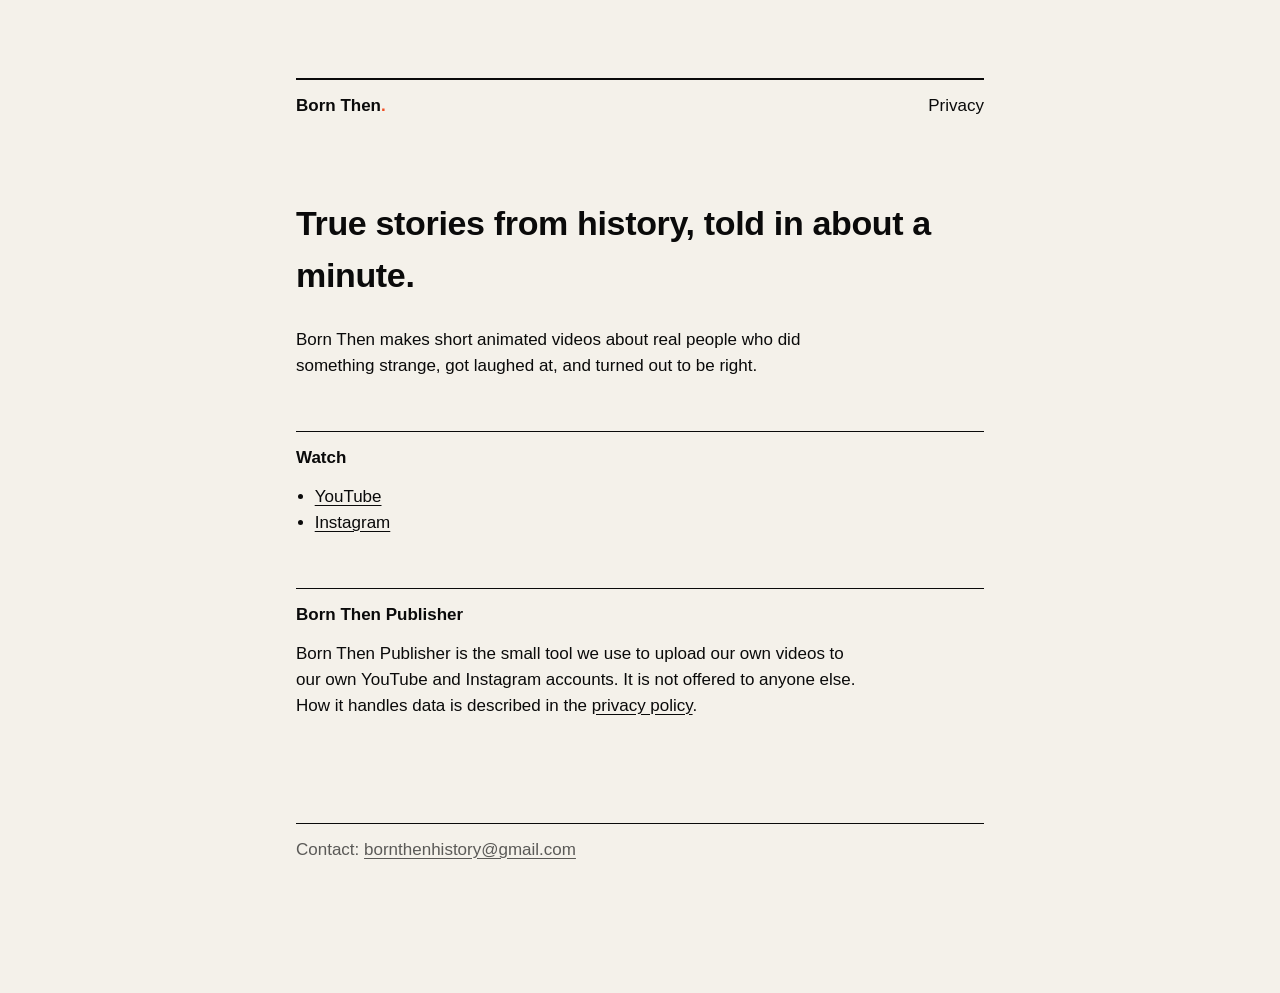
<file: index.html>
<!doctype html>
<html lang="en">
<head>
<meta charset="utf-8">
<meta name="viewport" content="width=device-width, initial-scale=1">
<title>Born Then</title>
<meta name="description" content="Born Then: short animated true stories from history.">
<link rel="stylesheet" href="style.css">
</head>
<body>
<div class="page">
  <header>
    <a class="mark" href="./">Born Then<span>.</span></a>
    <nav><a href="privacy.html">Privacy</a></nav>
  </header>

  <h1>True stories from history, told in about a minute.</h1>
  <p>Born Then makes short animated videos about real people who did something strange, got laughed at, and turned out to be right.</p>

  <h2>Watch</h2>
  <ul>
    <li><a href="https://www.youtube.com/@BornThenHistory">YouTube</a></li>
    <li><a href="https://www.instagram.com/bornthenhistory/">Instagram</a></li>
  </ul>

  <h2>Born Then Publisher</h2>
  <p>Born Then Publisher is the small tool we use to upload our own videos to our own YouTube and Instagram accounts. It is not offered to anyone else. How it handles data is described in the <a href="privacy.html">privacy policy</a>.</p>

  <footer>
    <p class="meta">Contact: <a href="mailto:bornthenhistory@gmail.com">bornthenhistory@gmail.com</a></p>
  </footer>
</div>
</body>
</html>
</file>
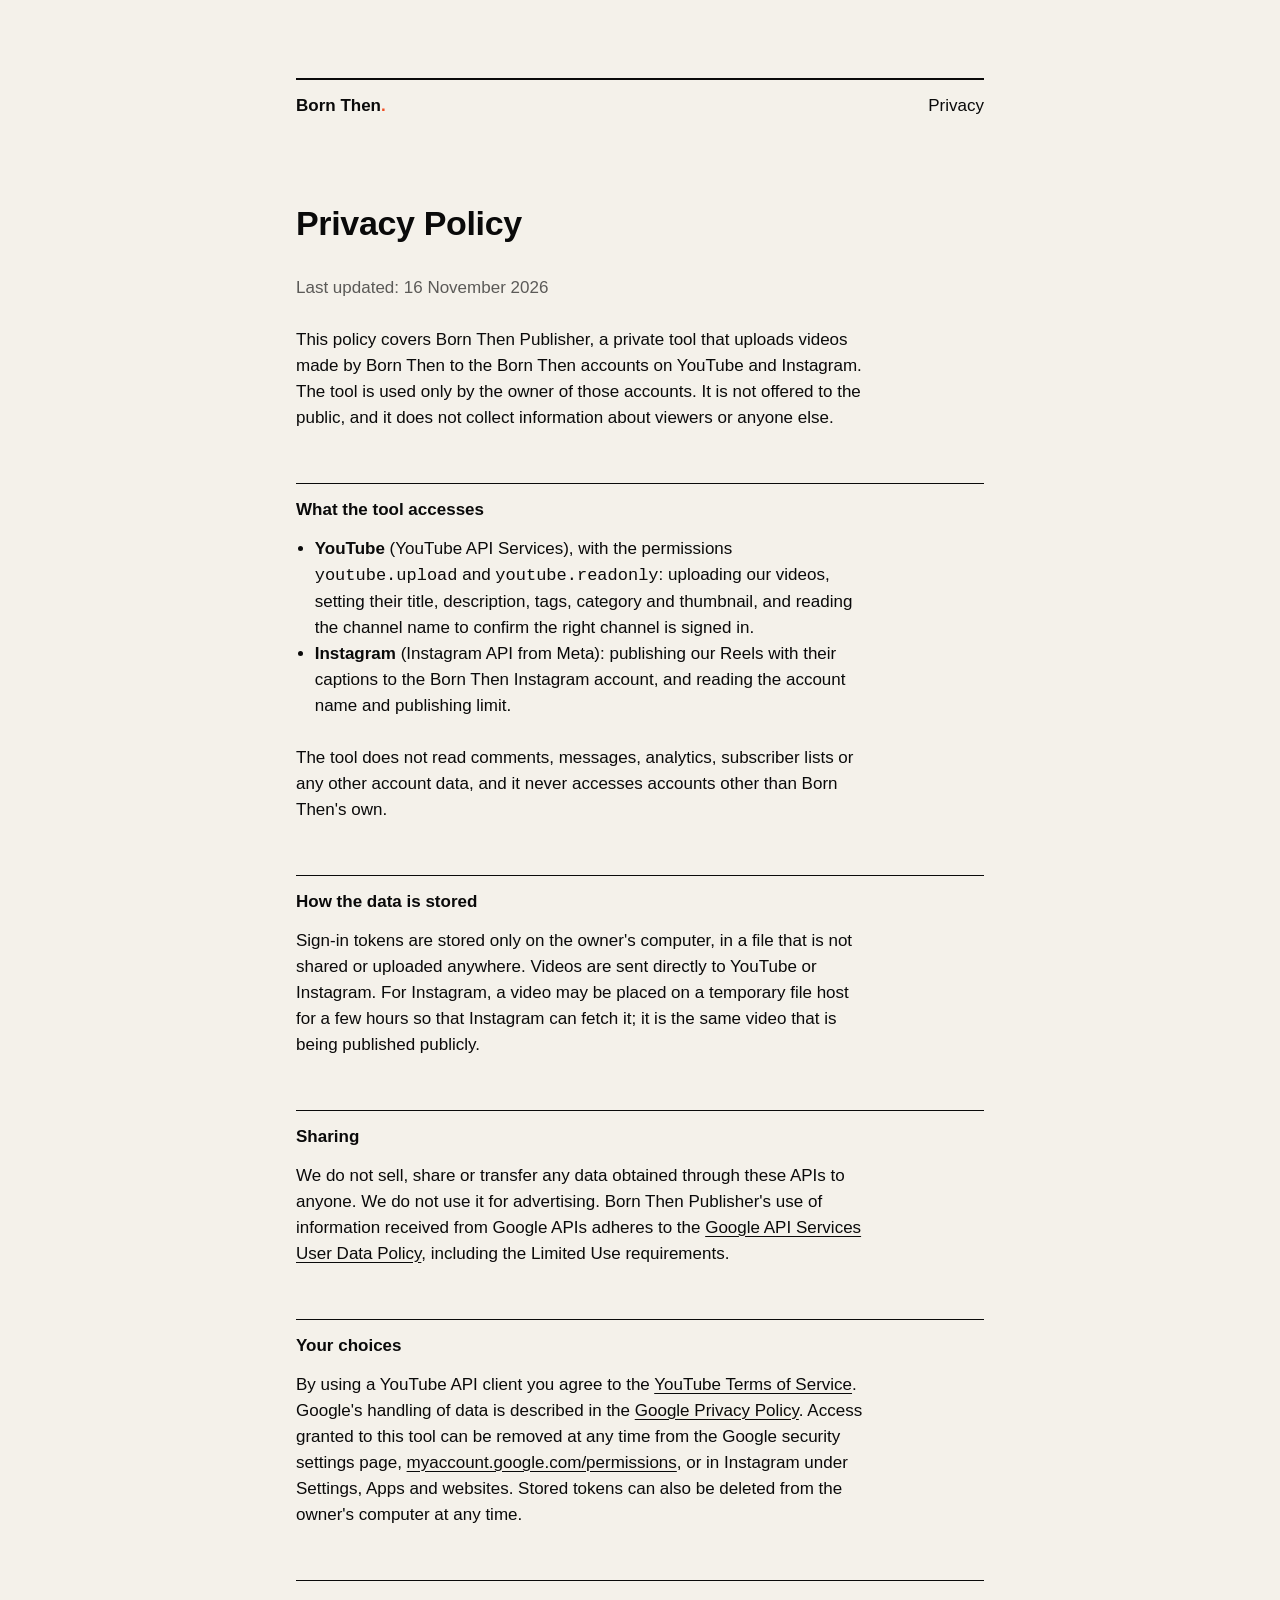
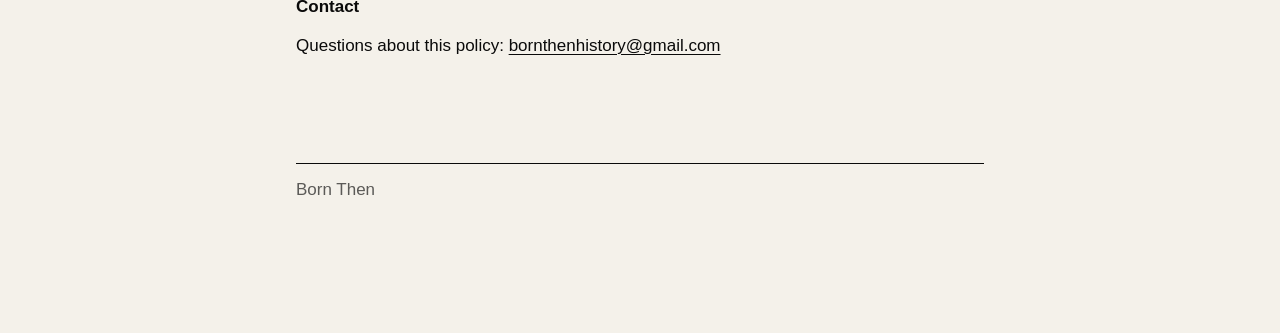
<file: privacy.html>
<!doctype html>
<html lang="en">
<head>
<meta charset="utf-8">
<meta name="viewport" content="width=device-width, initial-scale=1">
<title>Privacy Policy, Born Then</title>
<meta name="description" content="Privacy policy for Born Then and the Born Then Publisher tool.">
<link rel="stylesheet" href="style.css">
</head>
<body>
<div class="page">
  <header>
    <a class="mark" href="./">Born Then<span>.</span></a>
    <nav><a href="privacy.html">Privacy</a></nav>
  </header>

  <h1>Privacy Policy</h1>
  <p class="meta">Last updated: 16 November 2026</p>

  <p>This policy covers Born Then Publisher, a private tool that uploads videos made by Born Then to the Born Then accounts on YouTube and Instagram. The tool is used only by the owner of those accounts. It is not offered to the public, and it does not collect information about viewers or anyone else.</p>

  <h2>What the tool accesses</h2>
  <ul>
    <li><strong>YouTube</strong> (YouTube API Services), with the permissions <code>youtube.upload</code> and <code>youtube.readonly</code>: uploading our videos, setting their title, description, tags, category and thumbnail, and reading the channel name to confirm the right channel is signed in.</li>
    <li><strong>Instagram</strong> (Instagram API from Meta): publishing our Reels with their captions to the Born Then Instagram account, and reading the account name and publishing limit.</li>
  </ul>
  <p>The tool does not read comments, messages, analytics, subscriber lists or any other account data, and it never accesses accounts other than Born Then's own.</p>

  <h2>How the data is stored</h2>
  <p>Sign-in tokens are stored only on the owner's computer, in a file that is not shared or uploaded anywhere. Videos are sent directly to YouTube or Instagram. For Instagram, a video may be placed on a temporary file host for a few hours so that Instagram can fetch it; it is the same video that is being published publicly.</p>

  <h2>Sharing</h2>
  <p>We do not sell, share or transfer any data obtained through these APIs to anyone. We do not use it for advertising. Born Then Publisher's use of information received from Google APIs adheres to the <a href="https://developers.google.com/terms/api-services-user-data-policy">Google API Services User Data Policy</a>, including the Limited Use requirements.</p>

  <h2>Your choices</h2>
  <p>By using a YouTube API client you agree to the <a href="https://www.youtube.com/t/terms">YouTube Terms of Service</a>. Google's handling of data is described in the <a href="https://policies.google.com/privacy">Google Privacy Policy</a>. Access granted to this tool can be removed at any time from the Google security settings page, <a href="https://myaccount.google.com/permissions">myaccount.google.com/permissions</a>, or in Instagram under Settings, Apps and websites. Stored tokens can also be deleted from the owner's computer at any time.</p>

  <h2>Contact</h2>
  <p>Questions about this policy: <a href="mailto:bornthenhistory@gmail.com">bornthenhistory@gmail.com</a></p>

  <footer>
    <p class="meta">Born Then</p>
  </footer>
</div>
</body>
</html>
</file>
<file: style.css>
/* Born Then: one grid, one face, two sizes, one identifier colour. */
:root {
  --ink: #0a0a0a;
  --paper: #f4f1ea;
  --red: #f04e23;
  --rule: #0a0a0a;
  --face: "Helvetica Neue", Helvetica, Arial, "Liberation Sans", sans-serif;
  --body: 17px;
  --head: 34px;
  --line: 26px;
}
@media (prefers-color-scheme: dark) {
  :root { --ink: #f4f1ea; --paper: #0a0a0a; --rule: #f4f1ea; }
}
* { box-sizing: border-box; margin: 0; padding: 0; }
html { background: var(--paper); }
body {
  color: var(--ink);
  background: var(--paper);
  font: 400 var(--body)/var(--line) var(--face);
  -webkit-font-smoothing: antialiased;
}
.page {
  max-width: 720px;
  margin: 0 auto;
  padding: calc(var(--line) * 3) 16px calc(var(--line) * 4);
}
header {
  border-top: 2px solid var(--rule);
  padding-top: calc(var(--line) / 2);
  margin-bottom: calc(var(--line) * 3);
  display: flex;
  justify-content: space-between;
  align-items: baseline;
}
.mark { font-weight: 700; text-decoration: none; color: var(--ink); }
.mark span { color: var(--red); }
nav a { color: var(--ink); margin-left: 24px; text-decoration: none; }
nav a:hover, a:hover { color: var(--red); }
h1 {
  font-size: var(--head);
  line-height: calc(var(--line) * 2);
  font-weight: 700;
  letter-spacing: -0.01em;
  margin-bottom: var(--line);
}
h2 {
  font-size: var(--body);
  font-weight: 700;
  border-top: 1px solid var(--rule);
  padding-top: calc(var(--line) / 2);
  margin-top: calc(var(--line) * 2);
  margin-bottom: calc(var(--line) / 2);
}
p, ul { margin-bottom: var(--line); max-width: 60ch; }
ul { padding-left: 1.1em; }
a { color: var(--ink); text-underline-offset: 3px; }
.meta { opacity: 0.65; }
footer {
  border-top: 1px solid var(--rule);
  margin-top: calc(var(--line) * 4);
  padding-top: calc(var(--line) / 2);
}
</file>
